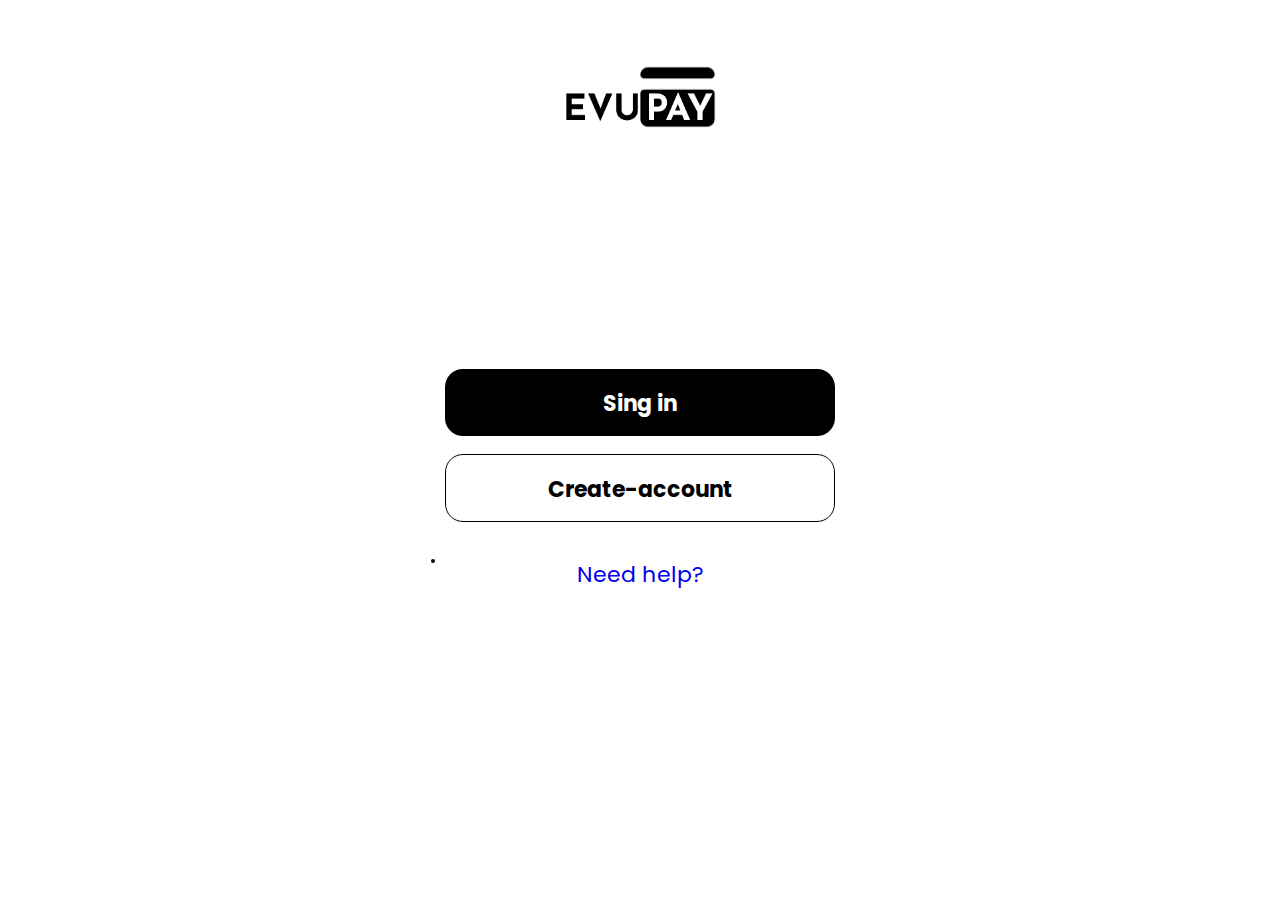
<file: index.html>
<!DOCTYPE html>
<html lang="en">
<head>
    <meta charset="UTF-8">
    <meta http-equiv="X-UA-Compatible" content="IE=edge">
    <meta name="viewport" content="width=device-width, initial-scale=1.0">
    <title>EvuPay</title>

    <link rel="stylesheet" href="./css/config.css">
    <link rel="stylesheet" href="./css/index.css">

    <link rel="preconnect" href="https://fonts.googleapis.com">
<link rel="preconnect" href="https://fonts.gstatic.com" crossorigin>
<link href="https://fonts.googleapis.com/css2?family=Poppins:wght@300&display=swap" rel="stylesheet">
</head>
<body>

    <div class="login">
        <img src="./img/logo.png" alt="" class="logo">
        <div class="palabras">
        <div class="sing-in"> <p class="l"> <b>Sing in</p></b></div>
        <div class="create-account"> <p class="l"><b>Create-account</b></p></div>
        <span class="need-help"> <li><a href="indexuno.html" class="l">Need help?</a></li></span>
        </div>
    </div>

</body>
</html>
</file>
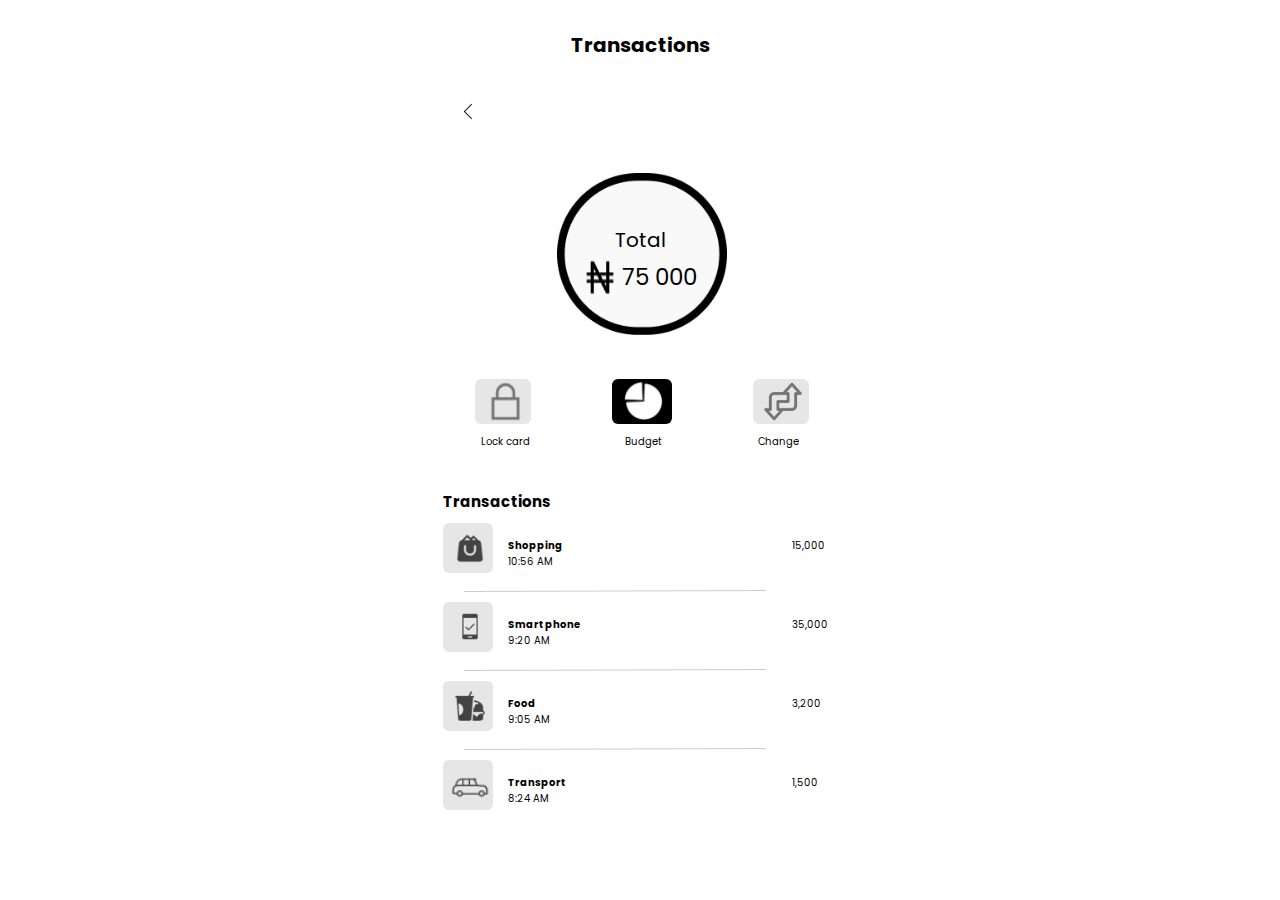
<file: indexuno.html>
<!DOCTYPE html>
<html lang="en">
<head>
    <meta charset="UTF-8">
    <meta http-equiv="X-UA-Compatible" content="IE=edge">
    <meta name="viewport" content="width=device-width, initial-scale=1.0">
    <title>Document</title>

    <link rel="stylesheet" href="./css/config.css">
    <link rel="stylesheet" href="./css/indexuno.css">

    <link rel="preconnect" href="https://fonts.googleapis.com">
    <link rel="preconnect" href="https://fonts.gstatic.com" crossorigin>
    <link href="https://fonts.googleapis.com/css2?family=Poppins:wght@200;300;400&display=swap" rel="stylesheet">

</head>
<body>
    <a class="login">
        <div class="titulo">
            <b>Transactions</b>
        </div>
        <a href="./index.html"><img src="./img/More Than.png" alt="" class="flecha"></a>

        <img src="./img/Rectangle 16.png" alt="" class="circulo" >

        <div class="circulo_palabra">
            <p>Total</p>
        </div>  

        <div class="circulo_n">
            <img src="./img/Naira.png" alt="">
            <p>75 000</p>
        </div>
        
        <div class="imagenes">
            <div class="gris"><img src="./img/Lock.png" alt=""></div>
            <div class="pie_chart"><img src="./img/Pie Chart.png" alt=""></div>
            <div class="gris"><img src="./img/Change.png" alt=""></div>
        </div>

        <div class="img_palabra">
            <p>Lock card</p>
            <p>Budget</p>
            <p>Change</p>
        </div>

        <div class="sub_titulo">
            <h2>Transactions</h2>
        </div>

        <div class="caja">
        <div class="img_palabras">
            <div class="money">
                <div class="cuadro"><img src="./img/Shopping Bag Full.png" alt="" class="money_img"></div>
                <div class="money_palabra">
                    <b>Shopping</b>
                    <p>10:56 AM</p>
                </div>
            </div>
            <div class="money_palabra">
                <p>15,000</p>
            </div>
        </div>
        <img src="./img/Line 4.png" alt="" class="linea">

        <div class="img_palabras">
            <div class="money">
                <div class="cuadro"><img src="./img/Smartphone Approve.png" alt="" class="money_img"></div>
                <div class="money_palabra">
                    <b>Smartphone</b>
                    <p>9:20 AM</p>
                </div>
            </div>
            <div class="money_palabra">
                <p>35,000</p>
            </div>
        </div>
        <img src="./img/Line 4.png" alt="" class="linea">

        <div class="img_palabras">
            <div class="money">
                <div class="cuadro"><img src="./img/Junk Food.png" alt="" class="money_img"></div>
                <div class="money_palabra">
                    <b>Food</b>
                    <p>9:05 AM</p>
                </div>
            </div>
            <div class="money_palabra">
                <p>3,200</p>
            </div>
        </div>
        <img src="./img/Line 4.png" alt="" class="linea">

        <div class="img_palabras">
            <div class="money">
                <div class="cuadro"><img src="./img/London Cab.png" alt="" class="money_img"></div>
                <div class="money_palabra">
                    <b>Transport</b>
                    <p>8:24 AM</p>
                </div>
            </div>
            <div class="money_palabra">
                <p>1,500</p>
            </div>
        </div>
        </div>
    </a>
</body>
</html>
</file>
<file: css/config.css>
*{
    padding: 0;
    margin: 0;
    box-sizing: border-box;
}

html, body{
    max-width: 41.4rem;
    margin: auto;
    font-size: 10px;
    font-family: 'Poppins', sans-serif;
}
</file>
<file: css/index.css>
.login{
    max-width: 41.4rem;
    height: 8.96rem;
    margin: auto;
}
img{
    width: 15.9rem;
    height: 9.4rem;
    position: relative;
    left: 13rem;
    top: 5rem;
}
.palabras{
    justify-content: center;
    display: grid;
    grid-template-columns: 39rem ;
    grid-template-rows: 6.74rem 6.74rem 6.74rem ;
    gap: 1.8rem;
    position: relative;
    top: 27rem;
    text-align: center;
}
.sing-in {
    background-color: rgb(0, 0, 0);
    color: white;
    position: relative;
    border-radius: 1.8rem;
}
.create-account{
    border-radius: 1.8rem;
    border: 1px solid #000000;
}
.need-help{
    border-radius: 1.8rem;
}
.need-help li a{
    text-decoration: none;
    list-style-type: none;
}
.l{
    font-size: 2.2rem;
    position: relative;
    top: 1.8rem;
}

/* CSS QUE SOLO FUNCIONA EN UN  TELEFONO DE 480px*/
@media screen and (max-width: 480px){

    .login{
        height: 100%;
        position: absolute;
        top: 0;
        bottom: 0;
        left: 0;
        right: 0;

    }
}
</file>
<file: css/indexuno.css>
.login{
    max-width: 41.4rem;
    height: 8.96rem;
    margin: auto;

}
.titulo{
    font-size: 2rem;
    display: flex;
    justify-content: center;
    align-items: center;
}
.titulo b{
    height: 4rem;
    margin-top: 3rem;
}
.flecha{
    position: relative;
    top: 3rem;
}
.circulo{
    width: 17rem;
    margin: auto;
    display: flex;
    margin-top: 8rem;
}
.circulo_palabra{
    font-size: 2rem;
    display: flex;
    justify-content: center;
    position: relative;
    top:-11rem;
}
.circulo_n{
    display: flex;
    justify-content: center;
    position: relative;
    top:-11rem;
}
.circulo_n p{
    padding: 0.5rem;
}
.circulo_n p{
    font-size: 2.3rem;
}
.imagenes{
    margin-top: -3rem;
}
.imagenes , img{
    display: flex;
    left: 0.2rem;
    justify-content: center;
    position: relative;
    justify-content: space-around;
}
.pie_chart{
    background-color: black;
    width: 6rem;
    border-radius: 0.6rem;
    display: flex;
    justify-content: center;
    
}
.gris{
    background-color: #E6E6E6;
    width: 5.6rem;
    border-radius: 0.6rem;
    display: flex;
    justify-content: center;
}
.img_palabra{
    display: flex;
    position: relative;
    justify-content: space-around;
    margin-top: 1rem;
}
.sub_titulo{
    margin: 1rem;
    width:20rem;
    margin-top: 4rem;
}
.caja{
    position: relative;
    left: 1rem;
}
.img_palabras{
    display: flex;
    justify-content: space-between;
    margin-top: 1rem;
}
.money {
    display: flex;
    width:13rem;
    justify-content: space-around;
}
.cuadro{
    background-color: #E6E6E6;
    width: 5rem;
    height: 5rem;
    border-radius: 0.6rem;
}
.money_palabra{
    width: 8rem;
    text-align:left;
    padding: 1.5rem;
}
.money_img{
    width: 5rem;
    justify-content: center;
    top: 1rem;
}
.linea{
    margin-top: 0.5rem;
    left: 2rem;
}

@media screen and (max-width: 480px){

    .login{
        height: 100%;
        position: absolute;
        top: 0;
        bottom: 0;
        left: 0;
        right: 0;

    }
}
</file>
